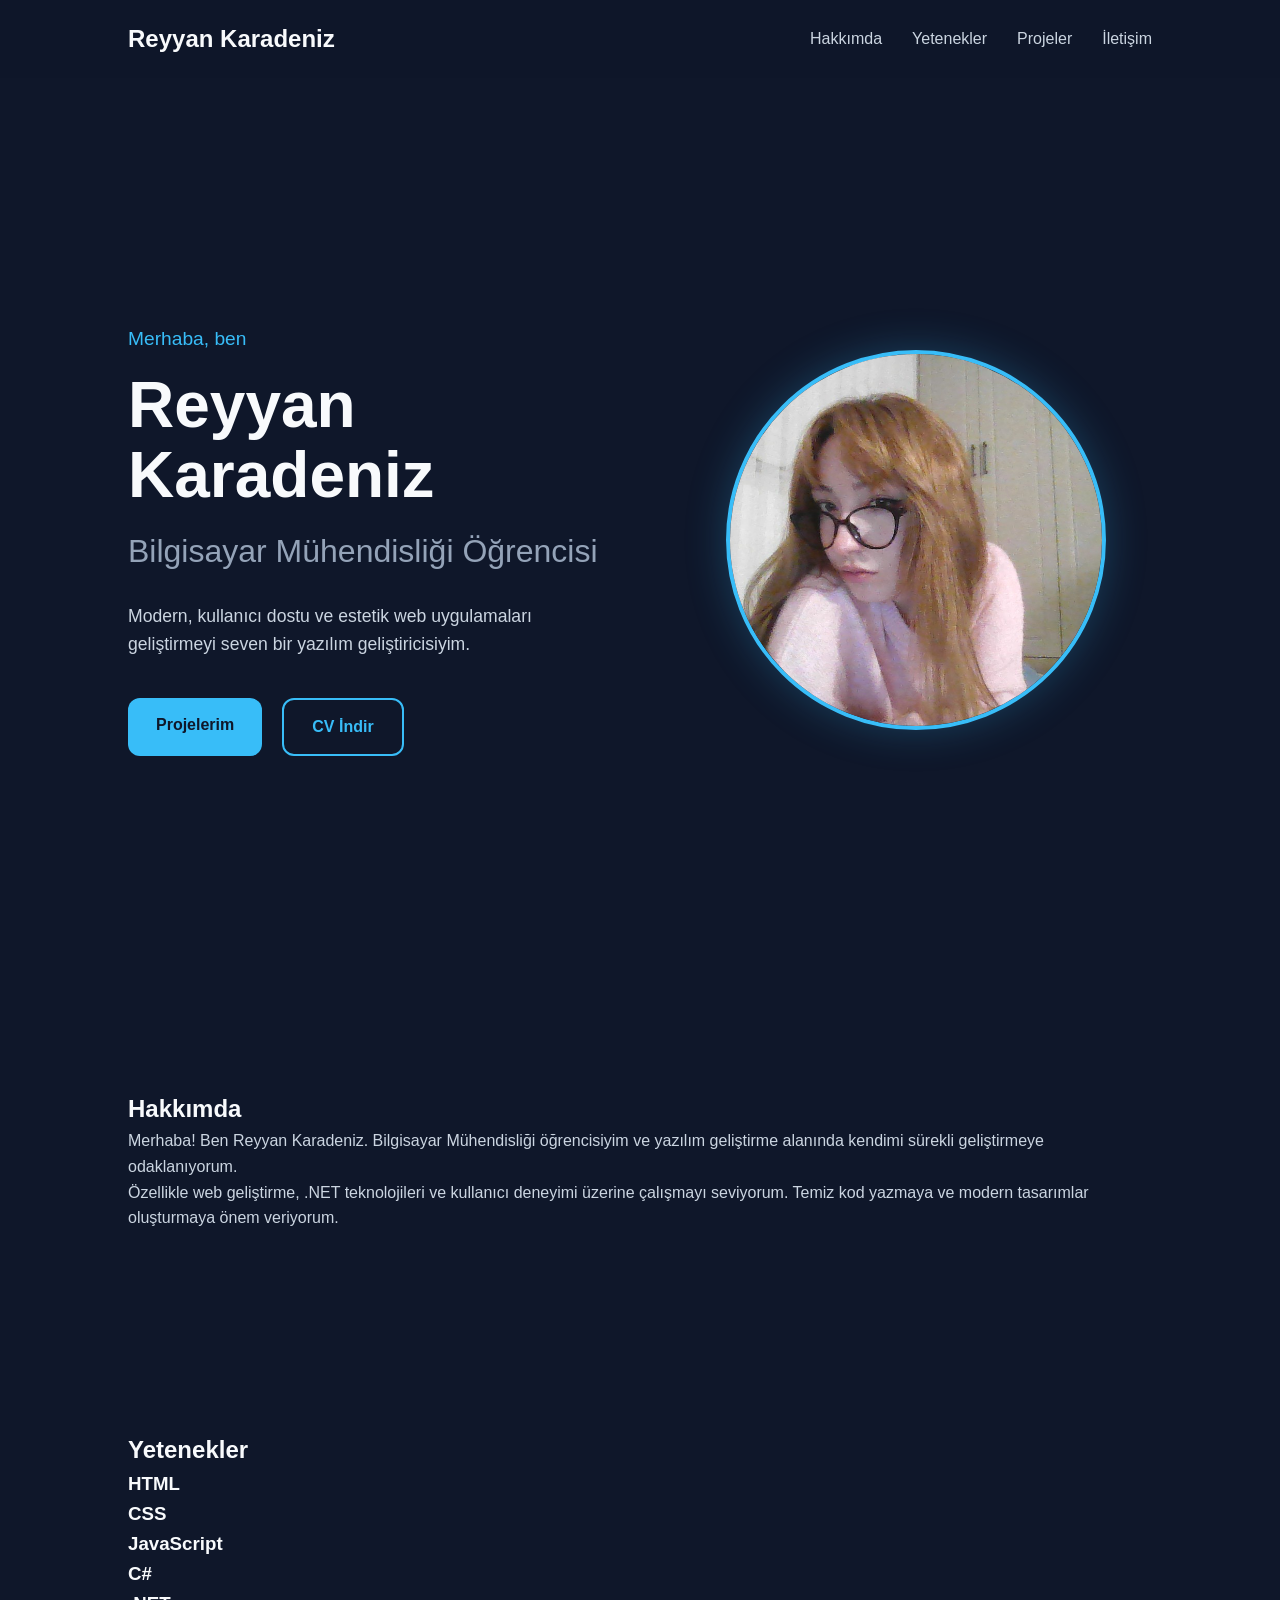
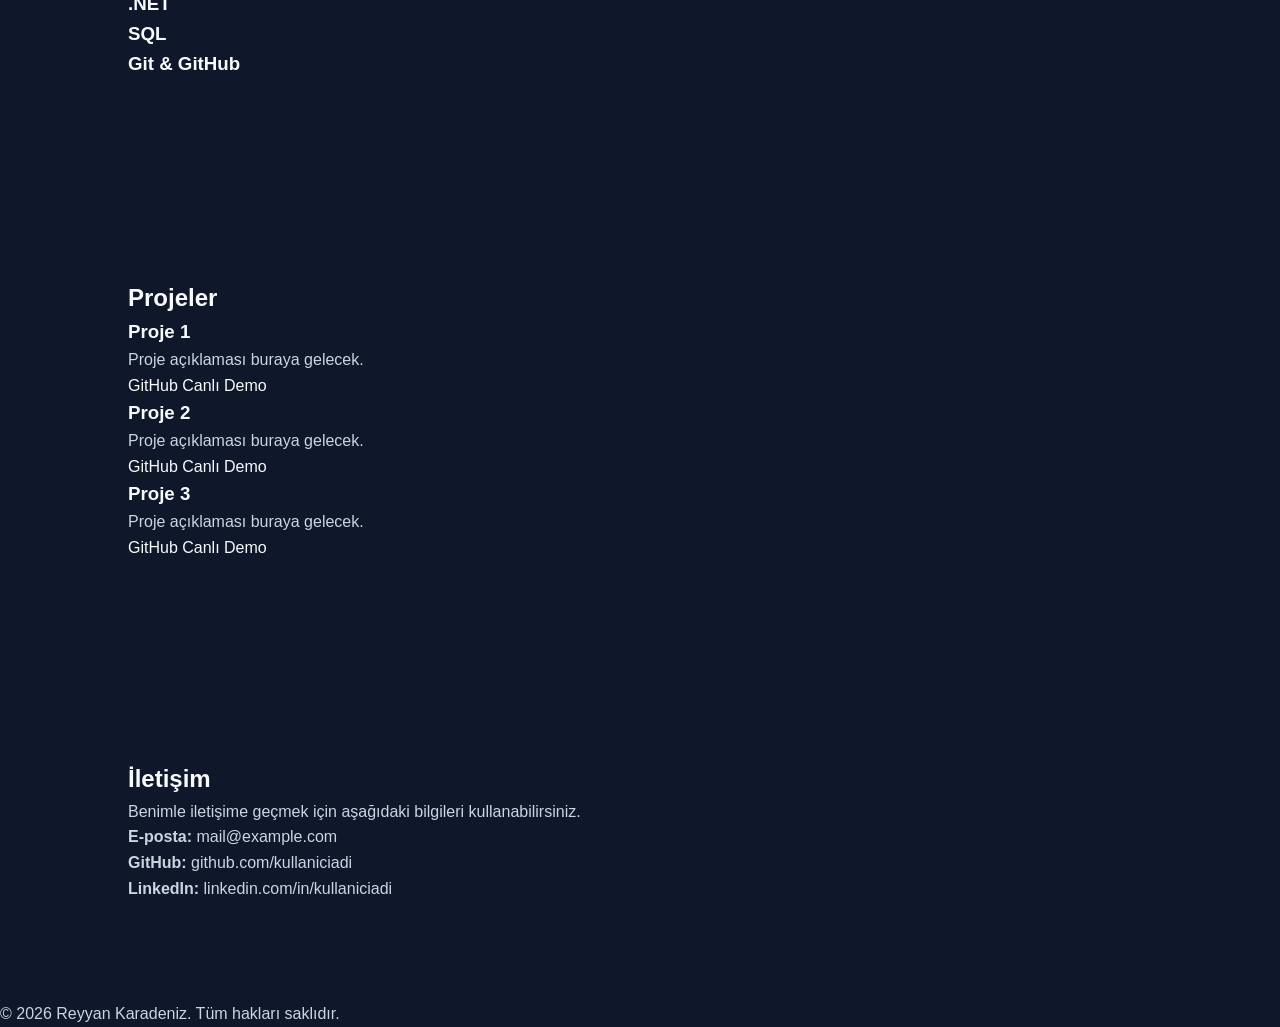
<file: index.html>
﻿<!DOCTYPE html>
<html lang="tr">

<head>
    <meta charset="UTF-8">
    <meta name="viewport" content="width=device-width, initial-scale=1.0">
    <title>Reyyan Karadeniz | Portfolio</title>

    <link rel="stylesheet" href="css/style.css">
</head>

<body>

    <header>
        <nav>
            <div class="logo">
                <a href="#">Reyyan Karadeniz</a>
            </div>

            <ul class="nav-links">
                <li><a href="#about">Hakkımda</a></li>
                <li><a href="#skills">Yetenekler</a></li>
                <li><a href="#projects">Projeler</a></li>
                <li><a href="#contact">İletişim</a></li>
            </ul>
        </nav>
    </header>

    <main>
        <section id="hero">

            <div class="hero-content">

                <div class="hero-text">

                    <p class="greeting">Merhaba, ben</p>

                    <h1>Reyyan Karadeniz</h1>

                    <h2>Bilgisayar Mühendisliği Öğrencisi</h2>

                    <p class="description">
                        Modern, kullanıcı dostu ve estetik web uygulamaları geliştirmeyi seven bir yazılım geliştiricisiyim.
                    </p>

                    <div class="hero-buttons">
                        <a href="#projects">Projelerim</a>
                        <a href="assets/CV.pdf" target="_blank">CV İndir</a>
                    </div>

                </div>

                <div class="hero-image">

                    <div class="profile-frame">
                        <img src="images/profile.jpg" alt="Reyyan Karadeniz">
                    </div>

                </div>

            </div>

        </section>

        <section id="about">

            <h2>Hakkımda</h2>

            <p>
                Merhaba! Ben Reyyan Karadeniz. Bilgisayar Mühendisliği öğrencisiyim ve
                yazılım geliştirme alanında kendimi sürekli geliştirmeye odaklanıyorum.
            </p>

            <p>
                Özellikle web geliştirme, .NET teknolojileri ve kullanıcı deneyimi
                üzerine çalışmayı seviyorum. Temiz kod yazmaya ve modern tasarımlar
                oluşturmaya önem veriyorum.
            </p>

        </section>

        <section id="skills">

            <h2>Yetenekler</h2>

            <div class="skills-container">

                <div class="skill-card">
                    <h3>HTML</h3>
                </div>

                <div class="skill-card">
                    <h3>CSS</h3>
                </div>

                <div class="skill-card">
                    <h3>JavaScript</h3>
                </div>

                <div class="skill-card">
                    <h3>C#</h3>
                </div>

                <div class="skill-card">
                    <h3>.NET</h3>
                </div>

                <div class="skill-card">
                    <h3>SQL</h3>
                </div>

                <div class="skill-card">
                    <h3>Git & GitHub</h3>
                </div>

            </div>

        </section>

        <section id="projects">

            <h2>Projeler</h2>

            <div class="projects-container">

                <article class="project-card">
                    <h3>Proje 1</h3>
                    <p>Proje açıklaması buraya gelecek.</p>

                    <div class="project-links">
                        <a href="#">GitHub</a>
                        <a href="#">Canlı Demo</a>
                    </div>
                </article>

                <article class="project-card">
                    <h3>Proje 2</h3>
                    <p>Proje açıklaması buraya gelecek.</p>

                    <div class="project-links">
                        <a href="#">GitHub</a>
                        <a href="#">Canlı Demo</a>
                    </div>
                </article>

                <article class="project-card">
                    <h3>Proje 3</h3>
                    <p>Proje açıklaması buraya gelecek.</p>

                    <div class="project-links">
                        <a href="#">GitHub</a>
                        <a href="#">Canlı Demo</a>
                    </div>
                </article>

            </div>

        </section>

        <section id="contact">

            <h2>İletişim</h2>

            <p>
                Benimle iletişime geçmek için aşağıdaki bilgileri kullanabilirsiniz.
            </p>

            <div class="contact-info">

                <p>
                    <strong>E-posta:</strong>
                    <a href="mailto:mail@example.com">mail@example.com</a>
                </p>

                <p>
                    <strong>GitHub:</strong>
                    <a href="https://github.com/kullaniciadi" target="_blank">
                        github.com/kullaniciadi
                    </a>
                </p>

                <p>
                    <strong>LinkedIn:</strong>
                    <a href="https://linkedin.com/in/kullaniciadi" target="_blank">
                        linkedin.com/in/kullaniciadi
                    </a>
                </p>

            </div>

        </section>
    </main>

    <footer>

        <p>&copy; 2026 Reyyan Karadeniz. Tüm hakları saklıdır.</p>

    </footer>

    <script src="js/script.js"></script>

</body>

</html>
</file>
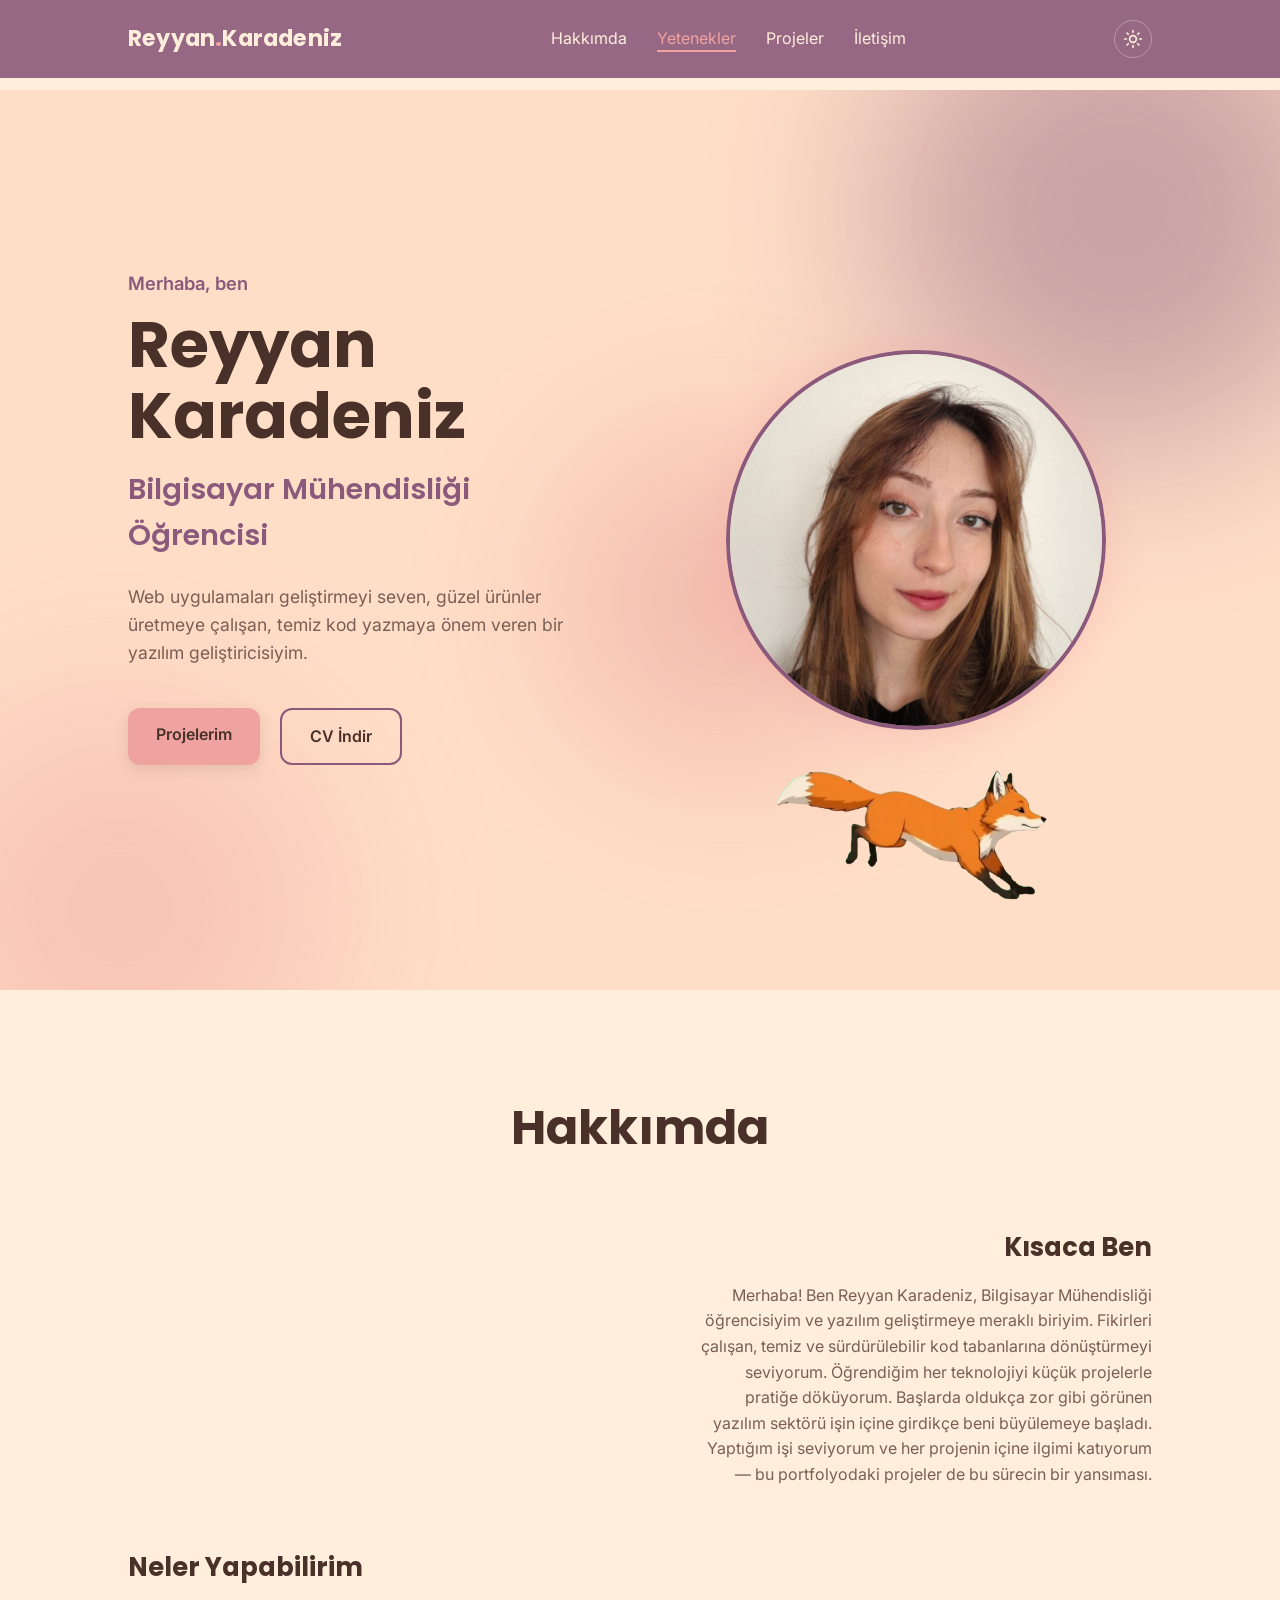
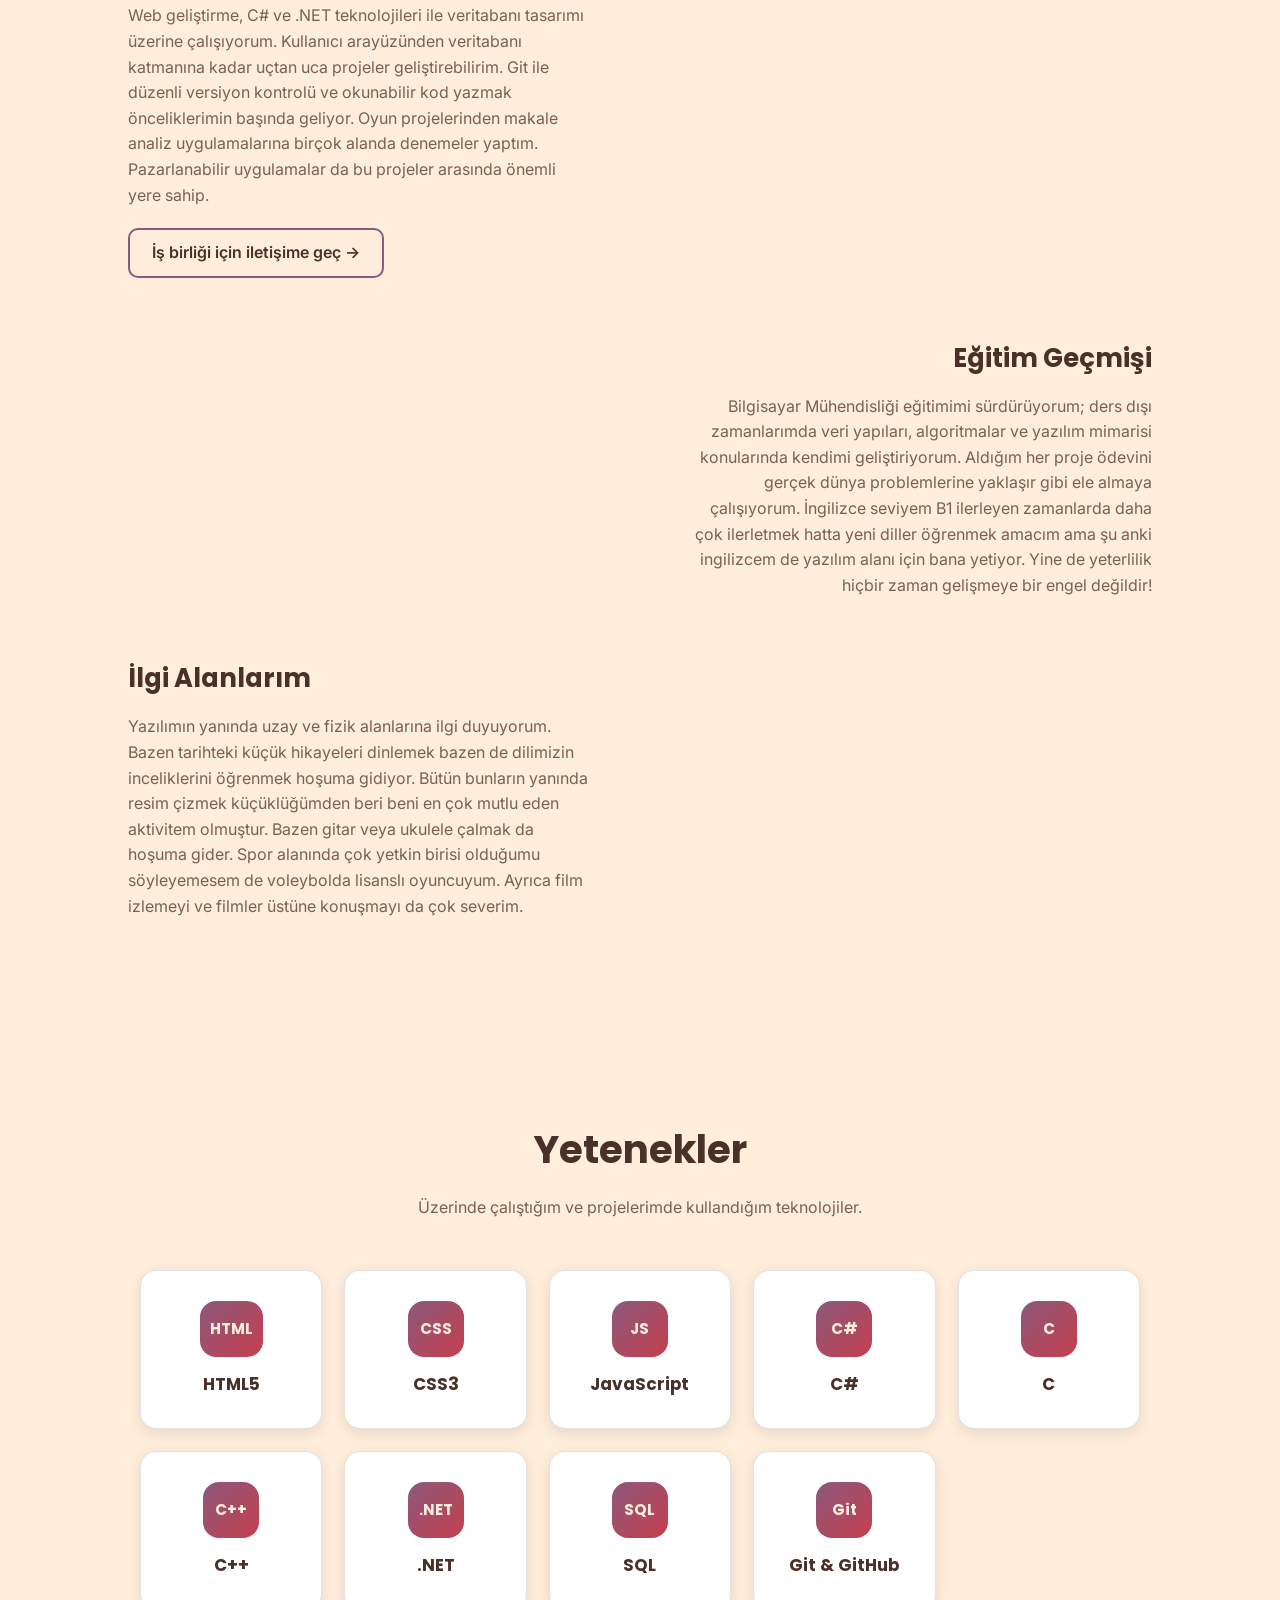
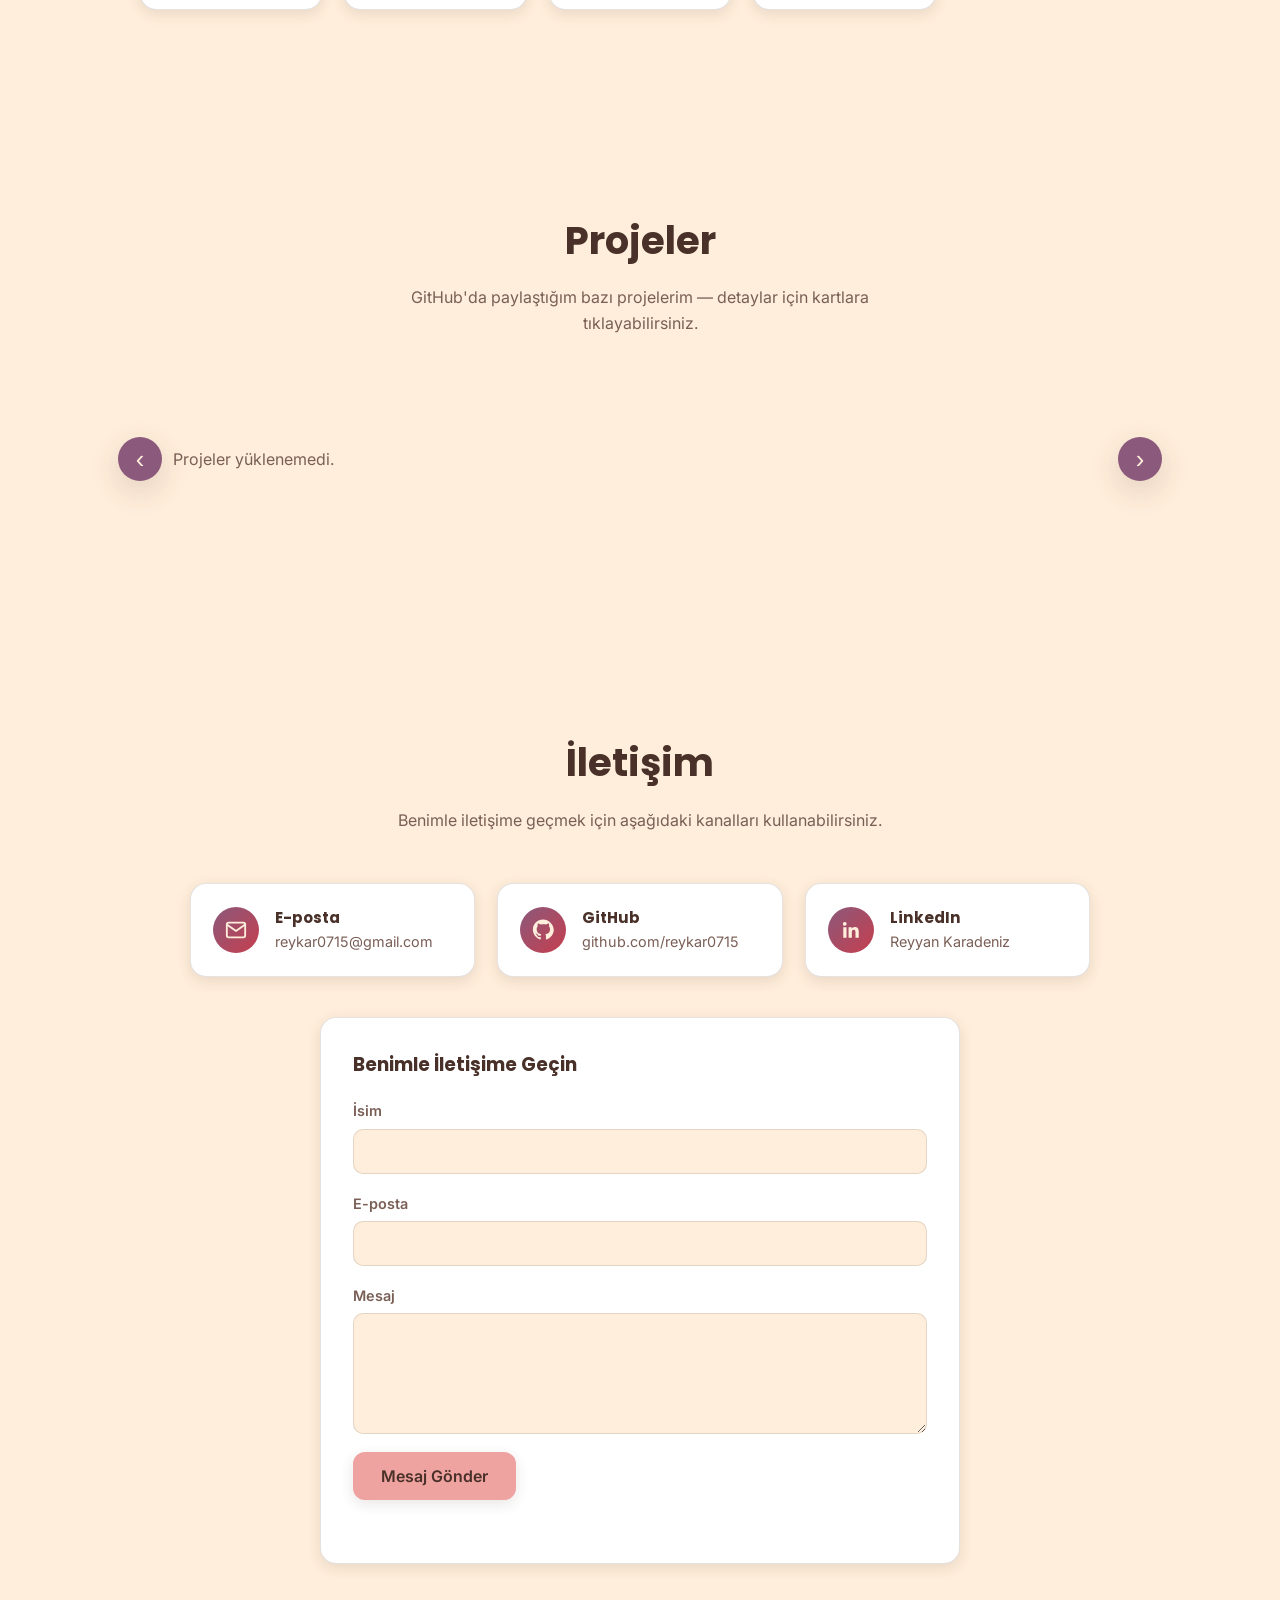
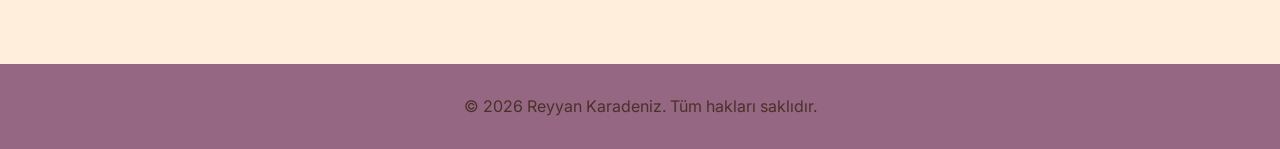
<file: src/index.html>
﻿<!DOCTYPE html>
<html lang="tr">

<head>
    <meta charset="UTF-8">
    <meta name="viewport" content="width=device-width, initial-scale=1.0">
    <meta name="description" content="Reyyan Karadeniz — Bilgisayar Mühendisliği öğrencisi, web geliştirici. Projeler, yetenekler ve iletişim bilgileri.">
    <meta name="theme-color" content="#8B597B">

    <title>Reyyan Karadeniz | Portfolio</title>

    <link rel="icon" href="data:image/svg+xml,%3Csvg xmlns='http://www.w3.org/2000/svg' viewBox='0 0 100 100'%3E%3Crect width='100' height='100' rx='22' fill='%238B597B'/%3E%3Ctext x='50' y='67' font-size='50' font-family='Segoe UI, sans-serif' font-weight='700' fill='%23FFEEDB' text-anchor='middle'%3ERK%3C/text%3E%3C/svg%3E">

    <link rel="preconnect" href="https://fonts.googleapis.com">
    <link rel="preconnect" href="https://fonts.gstatic.com" crossorigin="anonymous">
    <link href="https://fonts.googleapis.com/css2?family=Poppins:wght@500;600;700;800&family=Inter:wght@400;500;600&display=swap" rel="stylesheet">

    <link rel="stylesheet" href="css/style.css">
</head>

<body>

    <a class="skip-link" href="#main">İçeriğe geç</a>

    <header>
        <div class="scroll-progress" id="scrollProgress" aria-hidden="true"></div>

        <nav>
            <div class="logo">
                <a href="#hero">Reyyan<span>.</span>Karadeniz</a>
            </div>

            <ul class="nav-links" id="navLinks">
                <li><a href="#about" class="nav-link">Hakkımda</a></li>
                <li><a href="#skills" class="nav-link">Yetenekler</a></li>
                <li><a href="#projects" class="nav-link">Projeler</a></li>
                <li><a href="#contact" class="nav-link">İletişim</a></li>
            </ul>

            <div class="nav-actions">
                <button type="button" class="theme-toggle" id="themeToggle" aria-label="Karanlık / aydınlık temayı değiştir" aria-pressed="false">
                    <svg class="icon icon-sun" width="20" height="20" viewBox="0 0 24 24" fill="none" stroke="currentColor" stroke-width="2" stroke-linecap="round">
                        <circle cx="12" cy="12" r="4"></circle>
                        <path d="M12 2v2M12 20v2M4.9 4.9l1.4 1.4M17.7 17.7l1.4 1.4M2 12h2M20 12h2M4.9 19.1l1.4-1.4M17.7 6.3l1.4-1.4"></path>
                    </svg>
                    <svg class="icon icon-moon" width="20" height="20" viewBox="0 0 24 24" fill="none" stroke="currentColor" stroke-width="2" stroke-linecap="round" stroke-linejoin="round">
                        <path d="M21 12.8A9 9 0 1 1 11.2 3 7 7 0 0 0 21 12.8Z"></path>
                    </svg>
                </button>

                <button type="button" class="nav-toggle" id="navToggle" aria-label="Menüyü aç/kapat" aria-expanded="false" aria-controls="navLinks">
                    <span></span>
                    <span></span>
                    <span></span>
                </button>
            </div>
        </nav>
    </header>

    <main id="main">
        <section id="hero">

            <div class="hero-bg" aria-hidden="true">
                <span class="blob blob-1"></span>
                <span class="blob blob-2"></span>
                <span class="blob blob-3"></span>
            </div>

            <div class="hero-content">

                <div class="hero-text">

                    <p class="greeting fade-up" style="--d:0s">Merhaba, ben</p>

                    <h1 class="fade-up" style="--d:.1s">Reyyan Karadeniz</h1>

                    <h2 class="fade-up" style="--d:.2s">Bilgisayar Mühendisliği Öğrencisi</h2>

                    <p class="description fade-up" style="--d:.3s">
                        Web uygulamaları geliştirmeyi seven, güzel ürünler üretmeye çalışan,
                        temiz kod yazmaya önem veren bir yazılım geliştiricisiyim. 
                    </p>

                    <div class="hero-buttons fade-up" style="--d:.4s">
                        <a href="#projects" class="btn btn-primary magnetic">Projelerim</a>
                        <a href="assets/CV.pdf" target="_blank" rel="noopener" class="btn btn-outline magnetic">CV İndir</a>
                    </div>

                </div>

                <div class="hero-image fade-up" style="--d:.25s">

                    <div class="profile-frame">
                        <img src="images/profile.jpg" alt="Reyyan Karadeniz'in profil fotoğrafı">
                    </div>

                </div>

            </div>

        </section>

        <section id="about">

            <div id="fox" aria-hidden="true">
                <img id="fox-img" src="images/fox/fox-06-otur-sol.png" alt="">
            </div>

            <h2>Hakkımda</h2>

            <div class="about-block right">
                <h3>Kısaca Ben</h3>
                <p>
                    Merhaba! Ben Reyyan Karadeniz, Bilgisayar Mühendisliği öğrencisiyim ve yazılım
                    geliştirmeye meraklı biriyim. Fikirleri çalışan, temiz ve sürdürülebilir kod
                    tabanlarına dönüştürmeyi seviyorum. Öğrendiğim her teknolojiyi küçük projelerle
                    pratiğe döküyorum. Başlarda oldukça zor gibi görünen yazılım sektörü işin içine
                    girdikçe beni büyülemeye başladı. Yaptığım işi seviyorum ve her projenin içine
                    ilgimi katıyorum — bu portfolyodaki projeler de bu sürecin bir yansıması.
                </p>
            </div>

            <div class="about-block left">
                <h3>Neler Yapabilirim</h3>
                <p>
                    Web geliştirme, C# ve .NET teknolojileri ile veritabanı tasarımı üzerine
                    çalışıyorum. Kullanıcı arayüzünden veritabanı katmanına kadar uçtan uca projeler
                    geliştirebilirim. Git ile düzenli versiyon kontrolü ve okunabilir kod yazmak
                    önceliklerimin başında geliyor. Oyun projelerinden makale analiz uygulamalarına
                    birçok alanda denemeler yaptım. Pazarlanabilir uygulamalar da bu projeler 
                    arasında önemli yere sahip.
                </p>
                <a href="#contact" class="about-link">İş birliği için iletişime geç →</a>
            </div>

            <div class="about-block right">
                <h3>Eğitim Geçmişi</h3>
                <p>
                    Bilgisayar Mühendisliği eğitimimi sürdürüyorum; ders dışı zamanlarımda veri
                    yapıları, algoritmalar ve yazılım mimarisi konularında kendimi geliştiriyorum.
                    Aldığım her proje ödevini gerçek dünya problemlerine yaklaşır gibi ele almaya
                    çalışıyorum. İngilizce seviyem B1 ilerleyen zamanlarda daha çok ilerletmek hatta
                    yeni diller öğrenmek amacım ama şu anki ingilizcem de yazılım alanı için bana
                    yetiyor. Yine de yeterlilik hiçbir zaman gelişmeye bir engel değildir!
                </p>
            </div>

            <div class="about-block left">
                <h3>İlgi Alanlarım</h3>
                <p>
                    Yazılımın yanında uzay ve fizik alanlarına ilgi duyuyorum. Bazen tarihteki
                    küçük hikayeleri dinlemek bazen de dilimizin inceliklerini öğrenmek hoşuma
                    gidiyor. Bütün bunların yanında resim çizmek küçüklüğümden beri beni en çok mutlu 
                    eden aktivitem olmuştur. Bazen gitar veya ukulele çalmak da hoşuma gider. Spor
                    alanında çok yetkin birisi olduğumu söyleyemesem de voleybolda lisanslı oyuncuyum.
                    Ayrıca film izlemeyi ve filmler üstüne konuşmayı da çok severim.
                </p>
            </div>

        </section>

        <section id="skills">
            <h2>Yetenekler</h2>
            <p class="section-subtitle">Üzerinde çalıştığım ve projelerimde kullandığım teknolojiler.</p>

            <div class="skills-container">
                <div class="skill-card"><span class="skill-badge">HTML</span><h3>HTML5</h3></div>
                <div class="skill-card"><span class="skill-badge">CSS</span><h3>CSS3</h3></div>
                <div class="skill-card"><span class="skill-badge">JS</span><h3>JavaScript</h3></div>
                <div class="skill-card"><span class="skill-badge">C#</span><h3>C#</h3></div>
                <div class="skill-card"><span class="skill-badge">C</span><h3>C</h3></div>
                <div class="skill-card"><span class="skill-badge">C++</span><h3>C++</h3></div>
                <div class="skill-card"><span class="skill-badge">.NET</span><h3>.NET</h3></div>
                <div class="skill-card"><span class="skill-badge">SQL</span><h3>SQL</h3></div>
                <div class="skill-card"><span class="skill-badge">Git</span><h3>Git &amp; GitHub</h3></div>
            </div>
        </section>

        <section id="projects">

            <h2>Projeler</h2>
            <p class="section-subtitle">GitHub'da paylaştığım bazı projelerim — detaylar için kartlara tıklayabilirsiniz.</p>

            <div class="projects-carousel">

                <button class="carousel-btn prev" aria-label="Önceki proje">‹</button>

                <div class="carousel-viewport">
                    <div class="carousel-track">
                        <!-- kartlar buraya JavaScript ile gelecek -->
                    </div>
                </div>

                <button class="carousel-btn next" aria-label="Sonraki proje">›</button>

            </div>

        </section>

        <section id="contact">
            <h2>İletişim</h2>
            <p class="section-subtitle">Benimle iletişime geçmek için aşağıdaki kanalları kullanabilirsiniz.</p>

            <div class="contact-info">
                <a class="contact-card" href="mailto:reykar0715@gmail.com">
                    <span class="contact-icon" aria-hidden="true">
                        <svg width="22" height="22" viewBox="0 0 24 24" fill="none" stroke="currentColor" stroke-width="2" stroke-linecap="round" stroke-linejoin="round"><rect x="2" y="4" width="20" height="16" rx="2"></rect><path d="m22 6-10 7L2 6"></path></svg>
                    </span>
                    <span class="contact-text">
                        <strong>E-posta</strong>
                        <span>reykar0715@gmail.com</span>
                    </span>
                </a>

                <a class="contact-card" href="https://github.com/reykar0715" target="_blank" rel="noopener">
                    <span class="contact-icon" aria-hidden="true">
                        <svg width="22" height="22" viewBox="0 0 24 24" fill="currentColor"><path d="M12 .5C5.73.5.98 5.24.98 11.52c0 5.02 3.26 9.28 7.78 10.78.57.1.78-.25.78-.55 0-.27-.01-1.16-.02-2.11-3.17.69-3.84-1.35-3.84-1.35-.52-1.32-1.27-1.67-1.27-1.67-1.04-.71.08-.7.08-.7 1.15.08 1.75 1.18 1.75 1.18 1.02 1.75 2.68 1.24 3.33.95.1-.74.4-1.24.72-1.53-2.53-.29-5.19-1.27-5.19-5.63 0-1.24.44-2.26 1.17-3.06-.12-.29-.51-1.45.11-3.02 0 0 .96-.31 3.14 1.17.91-.25 1.89-.38 2.86-.38.97 0 1.95.13 2.86.38 2.18-1.48 3.14-1.17 3.14-1.17.62 1.57.23 2.73.11 3.02.73.8 1.17 1.82 1.17 3.06 0 4.37-2.66 5.34-5.2 5.62.41.36.77 1.06.77 2.14 0 1.55-.01 2.79-.01 3.17 0 .3.2.66.79.55 4.51-1.51 7.77-5.76 7.77-10.78C23.02 5.24 18.27.5 12 .5Z"></path></svg>
                    </span>
                    <span class="contact-text">
                        <strong>GitHub</strong>
                        <span>github.com/reykar0715</span>
                    </span>
                </a>

                <a class="contact-card" href="https://www.linkedin.com/in/reyyan-karadeniz-624468340/" target="_blank" rel="noopener noreferrer">
                    <span class="contact-icon" aria-hidden="true">
                        <svg width="22" height="22" viewBox="0 0 24 24" fill="currentColor">
                            <path d="M20.45 20.45h-3.56v-5.57c0-1.33-.02-3.04-1.85-3.04-1.85 0-2.14 1.45-2.14 2.94v5.67H9.34V9h3.42v1.56h.05c.48-.9 1.64-1.85 3.37-1.85 3.6 0 4.27 2.37 4.27 5.46v6.28ZM5.34 7.43a2.07 2.07 0 1 1 0-4.13 2.07 2.07 0 0 1 0 4.13ZM7.12 20.45H3.56V9h3.56v11.45Z"></path>
                        </svg>
                    </span>

                    <span class="contact-text">
                        <strong>LinkedIn</strong>
                        <span>Reyyan Karadeniz</span>
                    </span>
                </a>
            </div>

            <form class="contact-form" id="contactForm" novalidate>
                <h3>Benimle İletişime Geçin</h3>

                <div class="form-row">
                    <label for="cf-name">İsim</label>
                    <input type="text" id="cf-name" name="name" autocomplete="name" required maxlength="120">
                </div>

                <div class="form-row">
                    <label for="cf-email">E-posta</label>
                    <input type="email" id="cf-email" name="email" autocomplete="email" required maxlength="200">
                </div>

                <div class="form-row">
                    <label for="cf-message">Mesaj</label>
                    <textarea id="cf-message" name="message" rows="5" required maxlength="4000"></textarea>
                </div>

                <button type="submit" class="btn btn-primary magnetic" id="contactSubmit">Mesaj Gönder</button>

                <p class="form-status" id="contactStatus" role="status" aria-live="polite"></p>
            </form>
        </section>

    </main>

    <button type="button" id="backToTop" class="back-to-top" aria-label="Sayfa başına dön">
        <svg width="20" height="20" viewBox="0 0 24 24" fill="none" stroke="currentColor" stroke-width="2.2" stroke-linecap="round" stroke-linejoin="round"><path d="m18 15-6-6-6 6"></path></svg>
    </button>

    <footer>
        <p>&copy; 2026 Reyyan Karadeniz. Tüm hakları saklıdır.</p>
    </footer>

    <script src="js/script.js"></script>

</body>

</html>
</file>
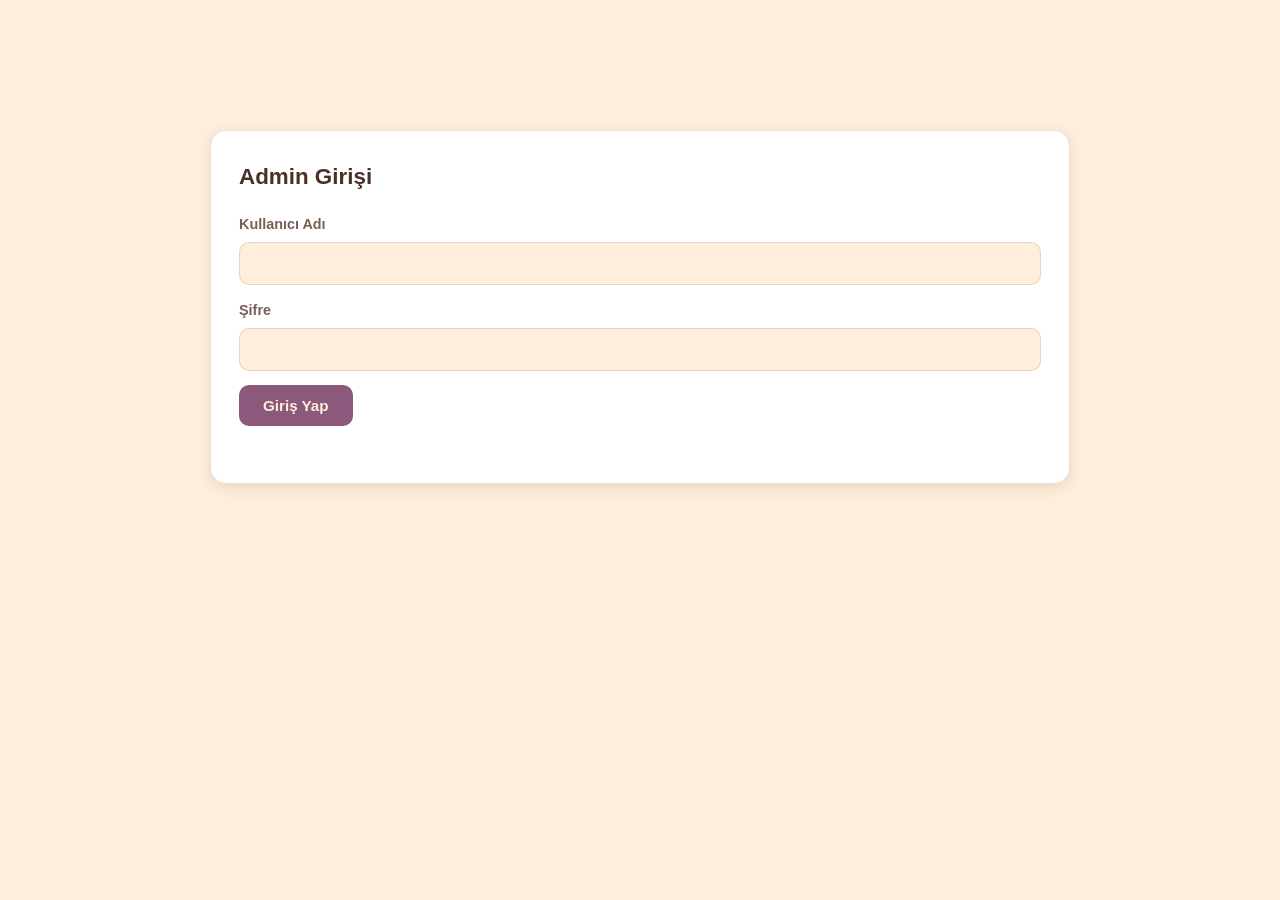
<file: src/reymin.html>
﻿<!DOCTYPE html>
<html lang="tr">

<head>
    <meta charset="UTF-8">
    <meta name="viewport" content="width=device-width, initial-scale=1.0">
    <title>Admin Panel</title>
    <link rel="stylesheet" href="css/style.css">
    <style>
        .admin-wrap {
            max-width: 900px;
            margin: 40px auto;
            padding: 0 20px;
        }

        .admin-box {
            background: var(--color-surface);
            border: 1px solid var(--color-border);
            border-radius: var(--radius-md);
            padding: 28px;
            margin-bottom: 28px;
            box-shadow: var(--shadow-sm);
        }

            .admin-box h2 {
                text-align: left;
                font-size: 1.4rem;
                margin-bottom: 18px;
            }

        .admin-row {
            display: flex;
            flex-direction: column;
            gap: 6px;
            margin-bottom: 14px;
        }

            .admin-row label {
                font-weight: 600;
                font-size: 0.9rem;
                color: var(--color-text-soft);
            }

            .admin-row input, .admin-row textarea {
                padding: 12px 14px;
                border: 1px solid var(--color-border);
                border-radius: var(--radius-sm);
                background: var(--color-bg);
                color: var(--color-text);
                font-family: var(--font-body);
                font-size: 0.95rem;
            }

        .admin-btn {
            padding: 12px 24px;
            border: none;
            border-radius: var(--radius-sm);
            background: var(--color-primary);
            color: var(--color-on-primary);
            font-weight: 600;
            cursor: pointer;
            font-size: 0.95rem;
        }

            .admin-btn:hover {
                background: var(--color-accent-2);
            }

        .admin-btn-danger {
            background: var(--color-accent-2);
            padding: 8px 16px;
            font-size: 0.85rem;
        }

        .msg-item, .proj-item {
            border: 1px solid var(--color-border);
            border-radius: var(--radius-sm);
            padding: 16px;
            margin-bottom: 12px;
        }

            .msg-item strong {
                font-family: var(--font-heading);
            }

        .msg-meta {
            font-size: 0.82rem;
            color: var(--color-text-soft);
            margin-top: 4px;
        }

        .proj-item {
            display: flex;
            justify-content: space-between;
            align-items: center;
            gap: 12px;
        }

        .hidden {
            display: none;
        }

        .admin-status {
            margin-top: 12px;
            font-size: 0.9rem;
            min-height: 1.2em;
        }

            .admin-status.error {
                color: var(--color-accent-2);
            }

            .admin-status.success {
                color: #2f8f4e;
            }
    </style>
</head>

<body>

    <div class="admin-wrap">

        <!-- GİRİŞ EKRANI -->
        <div id="loginBox" class="admin-box">
            <h2>Admin Girişi</h2>
            <div class="admin-row">
                <label for="username">Kullanıcı Adı</label>
                <input type="text" id="username">
            </div>
            <div class="admin-row">
                <label for="password">Şifre</label>
                <input type="password" id="password">
            </div>
            <button class="admin-btn" id="loginBtn">Giriş Yap</button>
            <p class="admin-status" id="loginStatus"></p>
        </div>

        <!-- PANEL (giriş sonrası) -->
        <div id="panel" class="hidden">

            <div class="admin-box">
                <button class="admin-btn admin-btn-danger" id="logoutBtn">Çıkış Yap</button>
            </div>

            <!-- PROJE EKLE -->
            <div class="admin-box">
                <h2>Yeni Proje Ekle</h2>
                <div class="admin-row">
                    <label for="p-title">Başlık</label>
                    <input type="text" id="p-title">
                </div>
                <div class="admin-row">
                    <label for="p-desc">Açıklama</label>
                    <textarea id="p-desc" rows="2"></textarea>
                </div>
                <div class="admin-row">
                    <label for="p-image">Görsel yolu (örn. images/projects/foto.jpe)</label>
                    <input type="text" id="p-image">
                </div>
                <div class="admin-row">
                    <label for="p-github">GitHub linki</label>
                    <input type="text" id="p-github">
                </div>
                <button class="admin-btn" id="addProjectBtn">Ekle</button>
                <p class="admin-status" id="projectStatus"></p>
            </div>

            <!-- PROJE LİSTESİ -->
            <div class="admin-box">
                <h2>Projeler</h2>
                <div id="projectList"></div>
            </div>

            <!-- MESAJLAR -->
            <div class="admin-box">
                <h2>Gelen Mesajlar</h2>
                <div id="messageList"></div>
            </div>

        </div>

    </div>

    <script src="js/reymin.js"></script>

</body>

</html>
</file>
<file: css/style.css>
﻿/* ===========================
   RESET
=========================== */

* {
    margin: 0;
    padding: 0;
    box-sizing: border-box;
}

/* ===========================
   GENEL AYARLAR
=========================== */

html {
    scroll-behavior: smooth;
}

body {
    font-family: "Segoe UI", sans-serif;
    background-color: #0F172A;
    color: #F8FAFC;
    line-height: 1.6;
    padding-top: 90px;
}

a {
    text-decoration: none;
    color: inherit;
}

ul {
    list-style: none;
}

img {
    max-width: 100%;
    display: block;
}

section {
    padding: 100px 10%;
}

h1,
h2,
h3 {
    font-weight: 700;
}

p {
    color: #CBD5E1;
}

/* ===========================
   NAVBAR
=========================== */

header {
    position: fixed;
    top: 0;
    left: 0;
    width: 100%;
    padding: 20px 10%;
    background-color: rgba(15, 23, 42, 0.85);
    backdrop-filter: blur(10px);
    z-index: 1000;
}

nav {
    display: flex;
    justify-content: space-between;
    align-items: center;
}

.logo a {
    font-size: 1.5rem;
    font-weight: 700;
    color: #F8FAFC;
}

.nav-links {
    display: flex;
    gap: 30px;
}

    .nav-links a {
        color: #CBD5E1;
        transition: color 0.3s ease;
    }

        .nav-links a:hover {
            color: #38BDF8;
        }

/* ===========================
   HERO
=========================== */

#hero {
    min-height: 100vh;
    display: flex;
    align-items: center;
}

.hero-content {
    display: flex;
    justify-content: space-between;
    align-items: center;
    gap: 80px;
}

.greeting {
    color: #38BDF8;
    font-size: 1.2rem;
    margin-bottom: 15px;
}

.hero-content h1 {
    font-size: 4rem;
    margin-bottom: 15px;
    line-height: 1.1;
}

.hero-content h2 {
    font-size: 2rem;
    color: #94A3B8;
    margin-bottom: 25px;
    font-weight: 500;
}

.description {
    max-width: 600px;
    font-size: 1.1rem;
    margin-bottom: 40px;
}

.hero-buttons {
    display: flex;
    gap: 20px;
}

    .hero-buttons a {
        padding: 14px 28px;
        border-radius: 12px;
        font-weight: 600;
        transition: 0.3s;
    }

        .hero-buttons a:first-child {
            background-color: #38BDF8;
            color: #0F172A;
        }

            .hero-buttons a:first-child:hover {
                background-color: #7DD3FC;
            }

        .hero-buttons a:last-child {
            border: 2px solid #38BDF8;
            color: #38BDF8;
        }

            .hero-buttons a:last-child:hover {
                background-color: #38BDF8;
                color: #0F172A;
            }

.hero-text {
    flex: 1;
}

.hero-image {
    flex: 1;
    display: flex;
    justify-content: center;
}

.profile-frame {
    width: 380px;
    height: 380px;
    border-radius: 50%;
    overflow: hidden;
    border: 4px solid #38BDF8;
    box-shadow: 0 0 40px rgba(56, 189, 248, 0.25);
}

    .profile-frame img {
        width: 100%;
        height: 100%;
        object-fit: cover;
    }
</file>
<file: src/css/style.css>
﻿/* ===========================
   DEĞİŞKENLER (THEME)
=========================== */

:root {
    --font-heading: "Poppins", "Segoe UI", sans-serif;
    --font-body: "Inter", "Segoe UI", sans-serif;
    --color-bg: #FFEEDB;
    --color-bg-soft: #FFDEC7;
    --color-surface: #FFFFFF;
    --color-text: #493129;
    --color-text-soft: #7a5f56;
    --color-primary: #8B597B;
    --color-primary-dark: #6d4462;
    --color-accent: #EFA3A0;
    --color-accent-2: #C63E4E;
    --color-header-bg: rgba(139, 89, 123, 0.90);
    --color-header-text: #FFEEDB;
    --color-on-primary: #FFEEDB;
    --color-border: rgba(73, 49, 41, 0.14);
    --shadow-sm: 0 4px 14px rgba(73, 49, 41, 0.12);
    --shadow-md: 0 10px 30px rgba(73, 49, 41, 0.16);
    --shadow-lg: 0 20px 50px rgba(73, 49, 41, 0.22);
    --radius-sm: 10px;
    --radius-md: 16px;
    --radius-lg: 24px;
    --transition: 0.3s ease;
    --transition-slow: 0.6s cubic-bezier(0.16, 1, 0.3, 1);
    --header-h: 90px;
}

[data-theme="dark"] {
    --color-bg: #1b1420;
    --color-bg-soft: #241a29;
    --color-surface: #2a1f30;
    --color-text: #f3e7e0;
    --color-text-soft: #cbb3c1;
    --color-primary: #cf94bd;
    --color-primary-dark: #a86c96;
    --color-accent: #f0a9a6;
    --color-accent-2: #ff8288;
    --color-header-bg: rgba(20, 14, 24, 0.85);
    --color-header-text: #f3e7e0;
    --color-on-primary: #241a29;
    --color-border: rgba(243, 231, 224, 0.14);
    --shadow-sm: 0 4px 14px rgba(0, 0, 0, 0.35);
    --shadow-md: 0 10px 30px rgba(0, 0, 0, 0.45);
    --shadow-lg: 0 20px 50px rgba(0, 0, 0, 0.55);
}

/* ===========================
   RESET
=========================== */

* {
    margin: 0;
    padding: 0;
    box-sizing: border-box;
}

/* ===========================
   GENEL AYARLAR
=========================== */

html {
    scroll-behavior: smooth;
    scroll-padding-top: var(--header-h);
}

body {
    font-family: var(--font-body);
    background-color: var(--color-bg);
    color: var(--color-text);
    line-height: 1.6;
    padding-top: var(--header-h);
    overflow-x: hidden;
    transition: background-color var(--transition-slow), color var(--transition-slow);
}

a {
    text-decoration: none;
    color: inherit;
}

ul {
    list-style: none;
}

img {
    max-width: 100%;
    display: block;
}

section {
    padding: 100px 10%;
    scroll-margin-top: var(--header-h);
}

h1, h2, h3 {
    font-family: var(--font-heading);
    font-weight: 700;
    color: var(--color-text);
}

h2 {
    font-size: 2.4rem;
    text-align: center;
}

p {
    color: var(--color-text);
}

.section-subtitle {
    max-width: 560px;
    margin: 14px auto 50px;
    text-align: center;
    color: var(--color-text-soft);
}

.skip-link {
    position: absolute;
    left: 12px;
    top: -60px;
    background: var(--color-primary);
    color: var(--color-on-primary);
    padding: 10px 18px;
    border-radius: var(--radius-sm);
    z-index: 2000;
    transition: top var(--transition);
}

    .skip-link:focus {
        top: 12px;
    }

:focus-visible {
    outline: 3px solid var(--color-accent-2);
    outline-offset: 3px;
}

/* ===========================
   SCROLL PROGRESS
=========================== */

.scroll-progress {
    position: absolute;
    left: 0;
    bottom: 0;
    height: 3px;
    width: 0%;
    background: linear-gradient(90deg, var(--color-accent), var(--color-accent-2));
    transform-origin: left;
}

/* ===========================
   NAVBAR
=========================== */

header {
    position: fixed;
    top: 0;
    left: 0;
    width: 100%;
    padding: 20px 10%;
    background-color: var(--color-header-bg);
    backdrop-filter: blur(10px);
    z-index: 1000;
    transition: background-color var(--transition-slow);
}

nav {
    display: flex;
    justify-content: space-between;
    align-items: center;
    position: relative;
}

.logo a {
    font-family: var(--font-heading);
    font-size: 1.4rem;
    font-weight: 700;
    color: var(--color-header-text);
    letter-spacing: 0.2px;
}

    .logo a span {
        color: var(--color-accent);
    }

.nav-links {
    display: flex;
    gap: 30px;
}

    .nav-links a {
        position: relative;
        color: var(--color-header-text);
        transition: color var(--transition);
        padding-bottom: 4px;
    }

        .nav-links a::after {
            content: "";
            position: absolute;
            left: 0;
            bottom: 0;
            width: 0%;
            height: 2px;
            background: var(--color-accent);
            transition: width var(--transition);
        }

        .nav-links a:hover {
            color: var(--color-accent);
        }

            .nav-links a:hover::after,
            .nav-links a.active::after {
                width: 100%;
            }

        .nav-links a.active {
            color: var(--color-accent);
        }

.nav-actions {
    display: flex;
    align-items: center;
    gap: 14px;
}

.theme-toggle {
    display: flex;
    align-items: center;
    justify-content: center;
    width: 38px;
    height: 38px;
    border-radius: 50%;
    border: 1px solid rgba(255, 238, 219, 0.35);
    background: transparent;
    color: var(--color-header-text);
    cursor: pointer;
    transition: background-color var(--transition), transform var(--transition);
}

    .theme-toggle:hover {
        background-color: rgba(255, 238, 219, 0.15);
        transform: rotate(15deg);
    }

    .theme-toggle .icon-moon {
        display: none;
    }

[data-theme="dark"] .theme-toggle .icon-sun {
    display: none;
}

[data-theme="dark"] .theme-toggle .icon-moon {
    display: block;
}

.nav-toggle {
    display: none;
    flex-direction: column;
    justify-content: center;
    gap: 5px;
    width: 38px;
    height: 38px;
    background: transparent;
    border: none;
    cursor: pointer;
}

    .nav-toggle span {
        display: block;
        width: 100%;
        height: 2px;
        background: var(--color-header-text);
        border-radius: 2px;
        transition: transform var(--transition), opacity var(--transition);
    }

    .nav-toggle.open span:nth-child(1) {
        transform: translateY(7px) rotate(45deg);
    }

    .nav-toggle.open span:nth-child(2) {
        opacity: 0;
    }

    .nav-toggle.open span:nth-child(3) {
        transform: translateY(-7px) rotate(-45deg);
    }

/* ===========================
   HERO
=========================== */

#hero {
    min-height: 100vh;
    display: flex;
    align-items: center;
    background-color: var(--color-bg-soft);
    position: relative;
    overflow: hidden;
    transition: background-color var(--transition-slow);
}

.hero-content {
    display: flex;
    justify-content: space-between;
    align-items: center;
    gap: 80px;
    position: relative;
    z-index: 1;
    width: 100%;
}

.fade-up {
    opacity: 0;
    transform: translateY(24px);
    animation: fadeUp 0.8s cubic-bezier(0.16, 1, 0.3, 1) forwards;
    animation-delay: var(--d, 0s);
}

@keyframes fadeUp {
    to {
        opacity: 1;
        transform: translateY(0);
    }
}

.greeting {
    color: var(--color-primary);
    font-weight: 600;
    font-size: 1.15rem;
    margin-bottom: 12px;
}

.hero-content h1 {
    font-size: 4rem;
    margin-bottom: 15px;
    line-height: 1.1;
}

.hero-content h2 {
    font-size: 1.8rem;
    color: var(--color-primary);
    margin-bottom: 25px;
    font-weight: 600;
    text-align: left;
}

.description {
    max-width: 600px;
    font-size: 1.1rem;
    margin-bottom: 40px;
    color: var(--color-text-soft);
}

.hero-buttons {
    display: flex;
    gap: 20px;
    flex-wrap: wrap;
    margin-bottom: 46px;
}

.btn {
    display: inline-block;
    padding: 14px 28px;
    border-radius: 12px;
    font-weight: 600;
    transition: background-color var(--transition), color var(--transition), transform var(--transition), box-shadow var(--transition);
}

.btn-primary {
    background-color: var(--color-accent);
    color: var(--color-text);
    box-shadow: var(--shadow-sm);
}

    .btn-primary:hover {
        background-color: var(--color-primary);
        color: var(--color-on-primary);
        transform: translateY(-3px);
        box-shadow: var(--shadow-md);
    }

.btn-outline {
    border: 2px solid var(--color-primary);
    color: var(--color-text);
}

    .btn-outline:hover {
        background-color: var(--color-primary);
        color: var(--color-on-primary);
        transform: translateY(-3px);
        box-shadow: var(--shadow-md);
    }

.hero-text {
    flex: 1;
    min-width: 300px;
}

.hero-image {
    flex: 1;
    display: flex;
    justify-content: center;
}

.profile-frame {
    width: 380px;
    height: 380px;
    border-radius: 50%;
    overflow: hidden;
    border: 4px solid var(--color-primary);
    box-shadow: 0 0 40px rgba(239, 163, 160, 0.40);
    transition: transform var(--transition-slow);
}

    .profile-frame:hover {
        transform: scale(1.03) rotate(1deg);
    }

    .profile-frame img {
        width: 100%;
        height: 100%;
        object-fit: cover;
    }
/*
.scroll-cue {
    position: absolute;
    left: 50%;
    bottom: 34px;
    transform: translateX(-50%);
    width: 26px;
    height: 42px;
    border: 2px solid var(--color-primary);
    border-radius: 20px;
    z-index: 1;
    opacity: 0.75;
}

    .scroll-cue span {
        position: absolute;
        top: 8px;
        left: 50%;
        width: 5px;
        height: 5px;
        background: var(--color-primary);
        border-radius: 50%;
        transform: translateX(-50%);
        animation: scrollCue 1.8s ease infinite;
    }

@keyframes scrollCue {
    0% {
        top: 8px;
        opacity: 1;
    }

    70% {
        top: 22px;
        opacity: 0;
    }

    100% {
        top: 22px;
        opacity: 0;
    }
}*/

/* ===========================
   HAKKIMDA
=========================== */

#about {
    position: relative;
}

    #about > h2 {
        font-size: 3rem;
        margin-bottom: 60px;
    }

.about-block {
    max-width: 45%;
    margin-bottom: 60px;
}

    .about-block:last-child {
        margin-bottom: 0;
    }

    .about-block.right {
        margin-left: auto;
        text-align: right;
    }

    .about-block.left {
        margin-right: auto;
        text-align: left;
    }

    .about-block h3 {
        font-size: 1.6rem;
        margin-bottom: 15px;
    }

    .about-block p {
        color: var(--color-text-soft);
    }

.about-link {
    display: inline-block;
    margin-top: 20px;
    padding: 10px 22px;
    border: 2px solid var(--color-primary);
    border-radius: 10px;
    color: var(--color-text);
    font-weight: 600;
    transition: background-color var(--transition), color var(--transition), transform var(--transition);
}

    .about-link:hover {
        background-color: var(--color-primary);
        color: var(--color-on-primary);
        transform: translateX(4px);
    }

/* ===========================
   TİLKİ ANİMASYONU
=========================== */

#fox {
    position: absolute;
    left: 3%;
    top: 0;
    width: 400px;
    height: 220px;
    display: flex;
    align-items: center;
    justify-content: center;
    z-index: 5;
    /* pointer-events: none; */
    opacity: 0;
    transition: top 0.8s ease, left 0.8s ease, opacity 0.4s ease;
}

    #fox.visible {
        opacity: 1;
    }

    #fox.hop {
        animation: foxHop 0.8s ease;
    }

    #fox img {
        max-width: 100%;
        max-height: 100%;
    }

        #fox img.flip {
            transform: scaleX(-1);
        }

@keyframes foxHop {
    0% {
        transform: translateY(0);
    }

    50% {
        transform: translateY(-70px);
    }

    100% {
        transform: translateY(0);
    }
}

@media (prefers-reduced-motion: reduce) {
    #fox {
        transition: opacity 0.4s ease;
    }

        #fox.hop {
            animation: none;
        }
}

/* ===========================
   YETENEKLER
=========================== */

.skills-container {
    display: grid;
    grid-template-columns: repeat(auto-fit, minmax(150px, 1fr));
    gap: 22px;
    max-width: 1000px;
    margin: 0 auto;
}

.skill-card {
    background: var(--color-surface);
    border: 1px solid var(--color-border);
    border-radius: var(--radius-md);
    padding: 30px 18px;
    text-align: center;
    box-shadow: var(--shadow-sm);
    transition: transform var(--transition), box-shadow var(--transition), border-color var(--transition);
}

    .skill-card:hover {
        transform: translateY(-8px);
        box-shadow: var(--shadow-md);
        border-color: var(--color-accent);
    }

.skill-badge {
    display: inline-flex;
    align-items: center;
    justify-content: center;
    min-width: 56px;
    height: 56px;
    padding: 0 10px;
    margin-bottom: 14px;
    border-radius: 16px;
    background: linear-gradient(135deg, var(--color-primary), var(--color-accent-2));
    color: var(--color-on-primary);
    font-family: var(--font-heading);
    font-weight: 700;
    font-size: 0.95rem;
}

.skill-card h3 {
    font-size: 1.05rem;
}

/* ===========================
   PROJE CAROUSEL
=========================== */

.projects-carousel {
    position: relative;
}

.carousel-viewport {
    overflow: hidden;
}

.carousel-track {
    display: flex;
    gap: 24px;
    padding: 20px 5px;
    cursor: grab;
    will-change: transform;
}

    .carousel-track.dragging {
        cursor: grabbing;
    }

.project-card {
    flex: 0 0 300px;
    display: block;
    color: var(--color-text);
    cursor: pointer;
    background: var(--color-surface);
    border-radius: var(--radius-md);
    overflow: hidden;
    box-shadow: var(--shadow-sm);
    transition: transform var(--transition), box-shadow var(--transition);
    transform-style: preserve-3d;
    perspective: 800px;
}

    .project-card:hover {
        box-shadow: var(--shadow-lg);
    }

.project-card-media {
    overflow: hidden;
}

    .project-card-media img {
        width: 100%;
        height: 220px;
        object-fit: cover;
        pointer-events: none;
        transition: transform var(--transition-slow);
    }

.project-card:hover .project-card-media img {
    transform: scale(1.08);
}

.project-card-body {
    padding: 18px 20px 22px;
}

.project-title {
    display: block;
    font-family: var(--font-heading);
    font-weight: 600;
    font-size: 1.05rem;
    margin-bottom: 6px;
}

.project-desc {
    display: block;
    font-size: 0.9rem;
    color: var(--color-text-soft);
}

/* ===========================
   CAROUSEL OKLARI
=========================== */

.carousel-btn {
    position: absolute;
    top: 50%;
    transform: translateY(-50%);
    width: 44px;
    height: 44px;
    display: flex;
    align-items: center;
    justify-content: center;
    border: none;
    border-radius: 50%;
    background-color: var(--color-primary);
    color: var(--color-on-primary);
    font-size: 1.6rem;
    line-height: 1;
    cursor: pointer;
    z-index: 10;
    box-shadow: var(--shadow-md);
    transition: background-color var(--transition), transform var(--transition);
}

    .carousel-btn:hover {
        background-color: var(--color-accent-2);
        transform: translateY(-50%) scale(1.08);
    }

    .carousel-btn.prev {
        left: -10px;
    }

    .carousel-btn.next {
        right: -10px;
    }

/* ===========================
   İLETİŞİM
=========================== */

.contact-info {
    display: grid;
    grid-template-columns: repeat(auto-fit, minmax(240px, 1fr));
    gap: 22px;
    max-width: 900px;
    margin: 0 auto;
}

.contact-card {
    display: flex;
    align-items: center;
    gap: 16px;
    padding: 22px;
    background: var(--color-surface);
    border: 1px solid var(--color-border);
    border-radius: var(--radius-md);
    box-shadow: var(--shadow-sm);
    transition: transform var(--transition), box-shadow var(--transition), border-color var(--transition);
}

    .contact-card:hover {
        transform: translateY(-6px);
        box-shadow: var(--shadow-md);
        border-color: var(--color-accent);
    }

.contact-card-muted {
    opacity: 0.7;
}

    .contact-card-muted:hover {
        opacity: 1;
    }

.contact-icon {
    display: flex;
    align-items: center;
    justify-content: center;
    width: 46px;
    height: 46px;
    flex-shrink: 0;
    border-radius: 50%;
    background: linear-gradient(135deg, var(--color-primary), var(--color-accent-2));
    color: var(--color-on-primary);
}

.contact-text {
    display: flex;
    flex-direction: column;
    text-align: left;
    overflow: hidden;
}

    .contact-text strong {
        font-family: var(--font-heading);
        font-size: 0.95rem;
    }

    .contact-text span:last-child {
        color: var(--color-text-soft);
        font-size: 0.9rem;
        white-space: nowrap;
        overflow: hidden;
        text-overflow: ellipsis;
    }

.projects-status {
    width: 100%;
    padding: 50px 20px;
    text-align: center;
    color: var(--color-text-soft);
    font-size: 0.95rem;
}

.contact-form {
    max-width: 640px;
    margin: 40px auto 0;
    padding: 32px;
    text-align: left;
    background: var(--color-surface);
    border: 1px solid var(--color-border);
    border-radius: var(--radius-md);
    box-shadow: var(--shadow-sm);
}

    .contact-form h3 {
        font-family: var(--font-heading);
        margin-bottom: 20px;
    }

.form-row {
    display: flex;
    flex-direction: column;
    gap: 6px;
    margin-bottom: 18px;
}

    .form-row label {
        font-size: 0.9rem;
        font-weight: 600;
        color: var(--color-text-soft);
    }

    .form-row input,
    .form-row textarea {
        width: 100%;
        padding: 12px 14px;
        border: 1px solid var(--color-border);
        border-radius: var(--radius-sm);
        background: var(--color-bg);
        color: var(--color-text);
        font-family: var(--font-body);
        font-size: 0.95rem;
        resize: vertical;
        transition: border-color var(--transition), box-shadow var(--transition);
    }

        .form-row input:focus,
        .form-row textarea:focus {
            outline: none;
            border-color: var(--color-primary);
            box-shadow: 0 0 0 3px rgba(139, 89, 123, 0.18);
        }

.contact-form button[type="submit"] {
    border: none;
    cursor: pointer;
    font-family: var(--font-body);
    font-size: 1rem;
}

    .contact-form button[type="submit"]:disabled {
        opacity: 0.6;
        cursor: not-allowed;
        transform: none !important;
    }

.form-status {
    margin-top: 14px;
    font-size: 0.9rem;
    min-height: 1.2em;
}

    .form-status.success {
        color: #2f8f4e;
    }

[data-theme="dark"] .form-status.success {
    color: #6fd18d;
}

.form-status.error {
    color: var(--color-accent-2);
}

/* ===========================
   BACK TO TOP
=========================== */

.back-to-top {
    position: fixed;
    right: 26px;
    bottom: 26px;
    width: 46px;
    height: 46px;
    display: flex;
    align-items: center;
    justify-content: center;
    border: none;
    border-radius: 50%;
    background: var(--color-primary);
    color: var(--color-on-primary);
    box-shadow: var(--shadow-md);
    cursor: pointer;
    z-index: 900;
    opacity: 0;
    visibility: hidden;
    transform: translateY(10px);
    transition: opacity var(--transition), transform var(--transition), visibility var(--transition), background-color var(--transition);
}

    .back-to-top.visible {
        opacity: 1;
        visibility: visible;
        transform: translateY(0);
    }

    .back-to-top:hover {
        background: var(--color-accent-2);
    }

/* ===========================
   FOOTER
=========================== */

footer {
    text-align: center;
    padding: 30px 10%;
    background-color: var(--color-header-bg);
    color: var(--color-header-text);
}

/* ===========================
   SCROLL-REVEAL
=========================== */

.reveal {
    opacity: 0;
    transform: translateY(28px);
    transition: opacity 0.7s ease, transform 0.7s ease;
}

    .reveal.in-view {
        opacity: 1;
        transform: translateY(0);
    }

@media (prefers-reduced-motion: reduce) {
    .reveal {
        opacity: 1;
        transform: none;
    }

    .fade-up {
        animation: none;
        opacity: 1;
        transform: none;
    }
}

/* ===========================
   HERO ARKA PLAN BLOB'LARI
=========================== */

.hero-bg {
    position: absolute;
    inset: 0;
    z-index: 0;
    overflow: hidden;
}

.blob {
    position: absolute;
    border-radius: 50%;
    filter: blur(90px);
    opacity: 0.45;
    will-change: transform;
}

.blob-1 {
    width: 480px;
    height: 480px;
    background: var(--color-primary);
    top: -120px;
    right: -80px;
    animation: blobFloat1 16s ease-in-out infinite;
}

.blob-2 {
    width: 400px;
    height: 400px;
    background: var(--color-accent);
    bottom: -120px;
    left: -80px;
    animation: blobFloat2 18s ease-in-out infinite;
}

.blob-3 {
    width: 300px;
    height: 300px;
    background: var(--color-accent-2);
    top: 40%;
    left: 45%;
    opacity: 0.25;
    animation: blobFloat1 20s ease-in-out infinite reverse;
}

@keyframes blobFloat1 {
    0%, 100% {
        transform: translate(0, 0) scale(1);
    }

    50% {
        transform: translate(-40px, 40px) scale(1.08);
    }
}

@keyframes blobFloat2 {
    0%, 100% {
        transform: translate(0, 0) scale(1);
    }

    50% {
        transform: translate(30px, -30px) scale(1.1);
    }
}

@media (prefers-reduced-motion: reduce) {
    .blob {
        animation: none;
    }
}

/* ===========================
   RESPONSIVE
=========================== */

@media (max-width: 1024px) {
    .hero-content h1 {
        font-size: 3.2rem;
    }

    .profile-frame {
        width: 300px;
        height: 300px;
    }

    .about-block {
        max-width: 60%;
    }

    #fox {
        width: 320px;
        height: 180px;
    }
}

@media (max-width: 880px) {
    .nav-links {
        position: absolute;
        top: calc(100% + 14px);
        right: 0;
        left: 0;
        flex-direction: column;
        gap: 4px;
        background: var(--color-header-bg);
        backdrop-filter: blur(10px);
        border-radius: var(--radius-md);
        padding: 14px;
        box-shadow: var(--shadow-md);
        max-height: 0;
        opacity: 0;
        overflow: hidden;
        pointer-events: none;
        transition: max-height var(--transition-slow), opacity var(--transition);
    }

        .nav-links.open {
            max-height: 320px;
            opacity: 1;
            pointer-events: auto;
        }

        .nav-links li {
            width: 100%;
        }

        .nav-links a {
            display: block;
            padding: 12px 10px;
        }

    .nav-toggle {
        display: flex;
    }
}

@media (max-width: 768px) {
    section {
        padding: 80px 6%;
    }

    .hero-content {
        flex-direction: column-reverse;
        text-align: center;
        gap: 40px;
    }

        .hero-content h2 {
            text-align: center;
        }

    .description {
        margin-left: auto;
        margin-right: auto;
    }

    .hero-buttons {
        justify-content: center;
    }

    .profile-frame {
        width: 240px;
        height: 240px;
    }

    #fox {
        display: none;
    }

    .about-block,
    .about-block.right,
    .about-block.left {
        max-width: 100%;
        text-align: left;
        margin-left: 0;
        margin-right: 0;
    }

    h2 {
        font-size: 2rem;
    }

    #about > h2 {
        font-size: 2.2rem;
    }

    .carousel-btn.prev {
        left: 4px;
    }

    .carousel-btn.next {
        right: 4px;
    }
}

@media (max-width: 480px) {
    .hero-content h1 {
        font-size: 2.4rem;
    }

    .hero-content h2 {
        font-size: 1.4rem;
    }

    .btn {
        padding: 12px 22px;
        font-size: 0.95rem;
    }

    .project-card {
        flex-basis: 240px;
    }

    .project-card-media img {
        height: 180px;
    }

    .back-to-top {
        right: 16px;
        bottom: 16px;
    }
}
</file>
